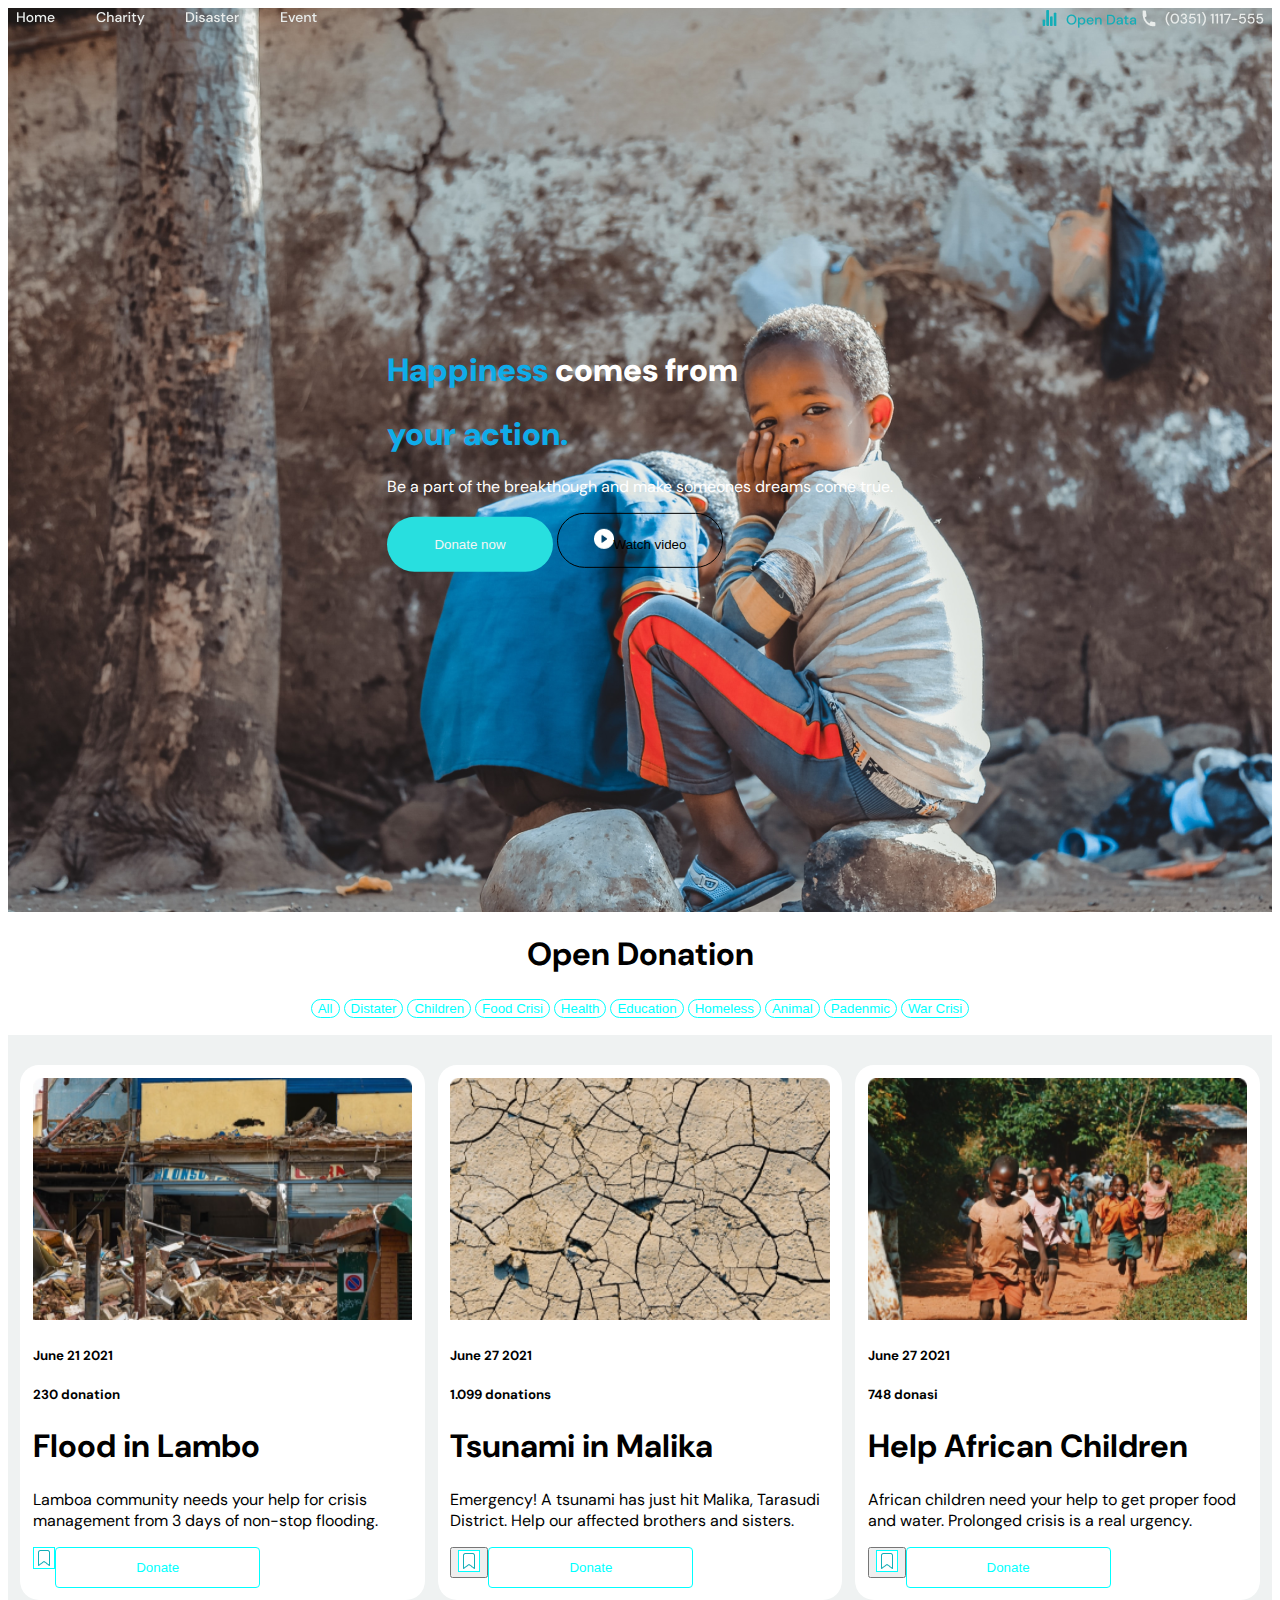
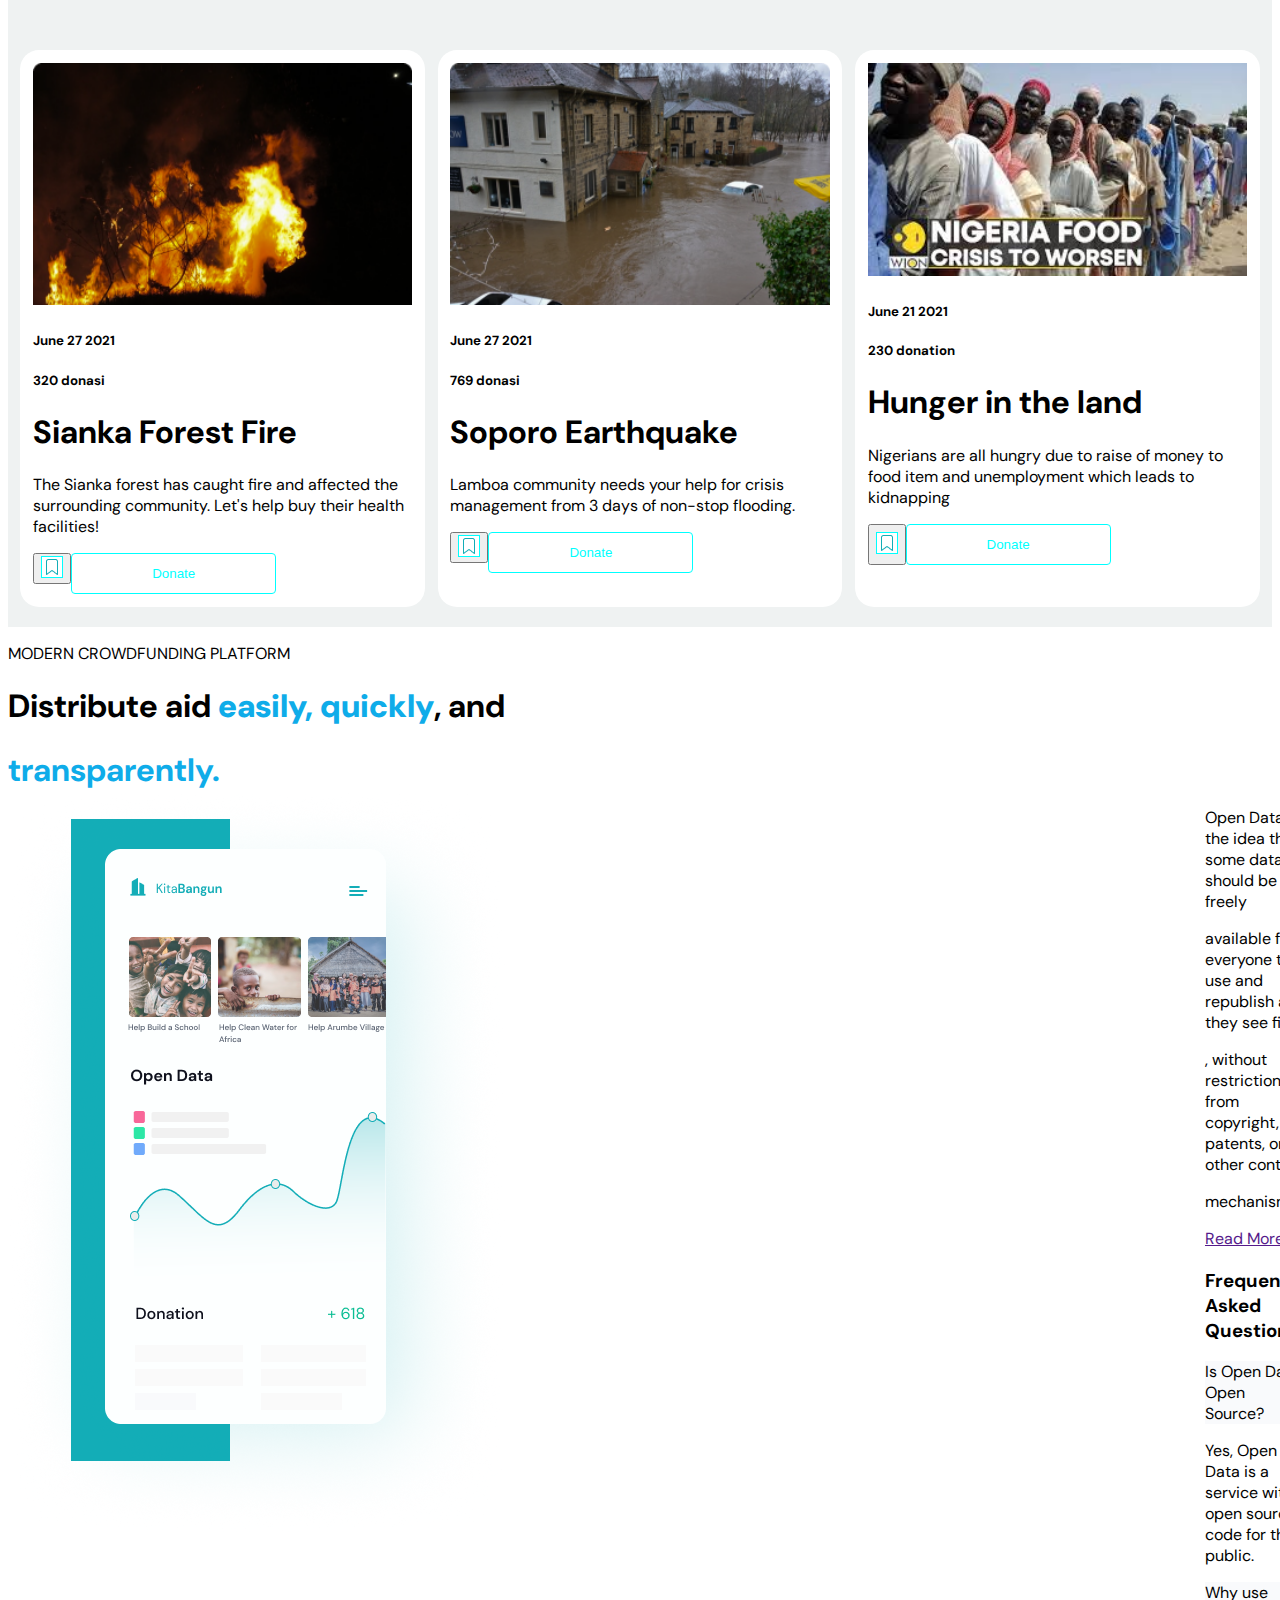
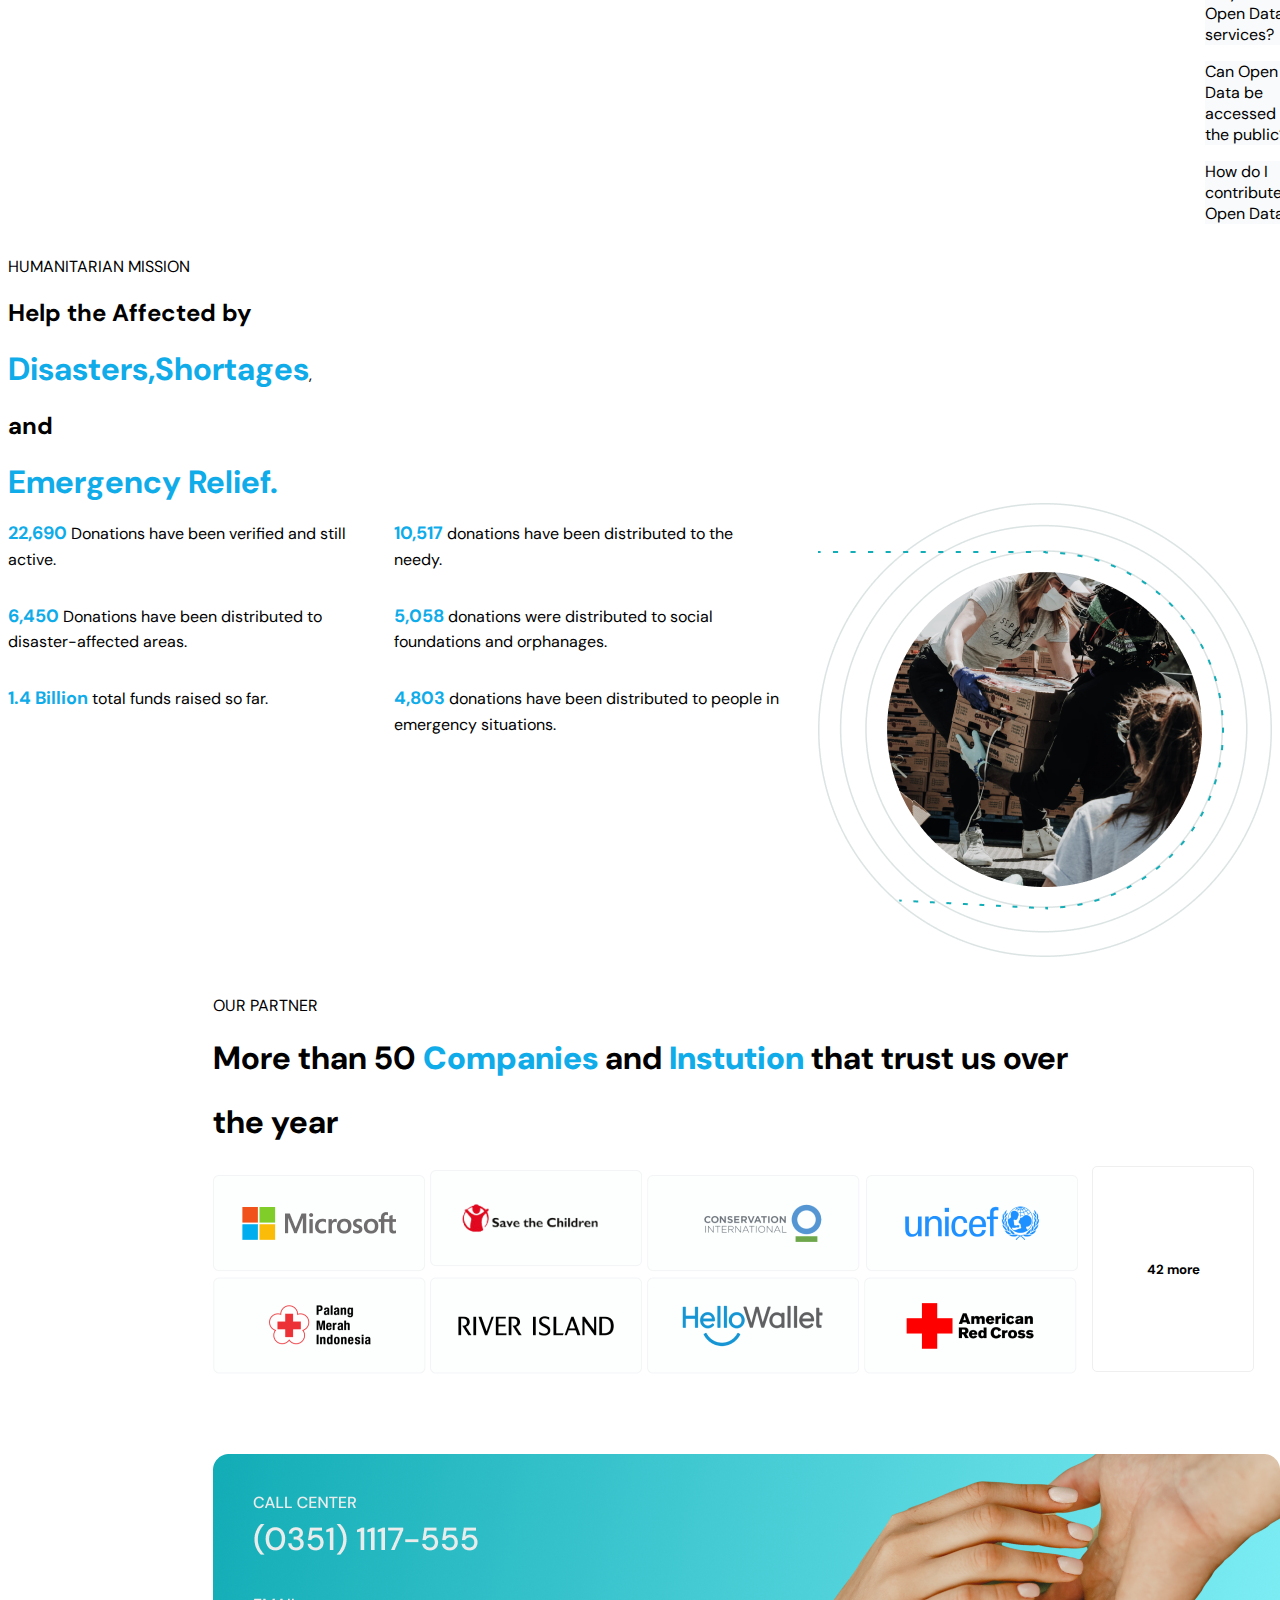
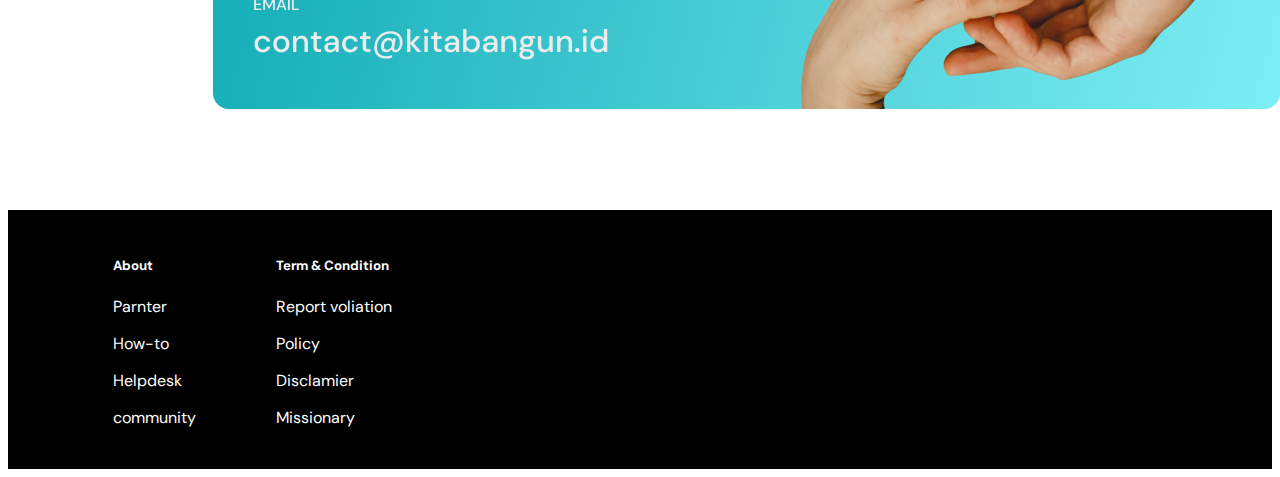
<file: index.html>
<!DOCTYPE html>
<html lang="en">

<head>
  <meta charset="UTF-8" />
  <meta name="viewport" content="width=device-width, initial-scale=1.0" />
  <title>Mirco-Donation Platform</title>
  <link rel="preconnect" href="https://fonts.googleapis.com">
<link rel="preconnect" href="https://fonts.gstatic.com" crossorigin>
<link href="https://fonts.googleapis.com/css2?family=DM+Sans:ital,opsz,wght@0,9..40,100..1000;1,9..40,100..1000&display=swap" rel="stylesheet">
  <link rel="stylesheet" href="donation.css" />
</head>

<body>
  <header>
    <div id="container">
    </div>

    <div id="landing-page">
      <div class="firstitem">
        <img src="images/Group 3.png" alt="">
      </div>
    </div>
    <div id="page">
      <div class="sixthitem">
        <img src="images/Group 35.png" alt="">
        <img src="images/Group 5.png" alt="">
      </div>
    </div>
   
    <div class="centered">
      <h1><span>Happiness</span> <span id="color">comes from</span></h1>
      <h1><span>your action.</span></h1>
      <p id="centered-text">
        Be a part of the breakthough and make someones dreams come true.
      </p>
     <a href="donate.html"><button id="donate-now">Donate now</button></a> 
      <button id="watch-video"><img src="images/Group.png" alt="playsign" id="playsign" />Watch video</button>
    </div>

    <section id="donation-continer">
      <h1 id="open-donation">Open Donation</h1>
      <div id="search"></div>
      <div id="click-here">
        <button id="all">All</button>
        <button id="distater">Distater</button>
        <button id="children">Children</button>
        <button id="food">Food Crisi</button>
        <button id="healthy">Health</button>
        <button id="education">Education</button>
        <button id="homeless">Homeless</button>
        <button id="animal">Animal</button>
        <button id="padenmic">Padenmic</button>
        <button id="war">War Crisi</button>
      </div>
    </section>

    <section id="donations">
      <div id="donations-images">
        <div class="donations-images-card">
          <img src="images/Rectangle 41 (1).png" alt="image" class="donations-images-card-pic">
          <div class="donations-images-card-words">
            <h5>June 21 2021</h5>
            <h5>230 donation</h5>
            <h1>Flood in Lambo</h1>
            <p>Lamboa community needs your help for crisis management from 3 days of non-stop flooding.</p>
          </div>
          <div class="donations-images-card-buttons">
            <div class="donations-images-card-button-one"><img src="images/fluent_bookmark-20-regular.png" alt="icon" id="icons" ></div>
     <a href="https://www.autoevolution.com/news/this-lambo-was-abandoned-in-the-flood-with-no-wheels-everyone-thought-they-were-stolen-233109.html"><button class="donations-images-card-button-two">Donate</button></a>    
          </div>
        </div>

        <div class="donations-images-card">
          <img src="images/Rectangle 42 (1).png" alt="" class="donations-images-card-pic">
          <div class="donations-images-card-words">
            <h5>June 27 2021</h5>
            <h5>1.099 donations</h5>
            <h1>Tsunami in Malika</h1>
            <p>Emergency! A tsunami has just hit Malika, Tarasudi District. Help our affected brothers and sisters.</p>
          </div>
          <div class="donations-images-card-buttons">
            <button class="donations-images-card-button-one"><img src="images/fluent_bookmark-20-regular.png" alt="icon" id="icons"></button>
           <a href="https://mauinow.com/2019/04/03/tsunami-awareness-month-malika-interviews-tsunami-expert-dr-dudley/"><button class="donations-images-card-button-two">Donate</button></a> 
          </div>
        </div>

        <div class="donations-images-card">
          <img src="images/Rectangle 42.png" alt="" class="donations-images-card-pic">
          <div class="donations-images-card-words">
            <h5>June 27 2021</h5>
            <h5>748 donasi</h5>
            <h1>Help African Children</h1>
            <p>African children need your help to get proper food and water. Prolonged crisis is a real urgency.</p>
          </div>
          <div class="donations-images-card-buttons">
            <button class="donations-images-card-button-one"><img src="images/fluent_bookmark-20-regular.png" alt="icon" id="icons"></button>
         <a href="https://www.savethechildren.org/us/where-we-work/africa"><button class="donations-images-card-button-two">Donate</button></a>   
          </div>
        </div>

        <div class="donations-images-card">
          <img src="images/Rectangle 43 (1).png" alt="" class="donations-images-card-pic">
          <div class="donations-images-card-words">
            <h5>June 27 2021</h5>
            <h5>320 donasi</h5>
            <h1>Sianka Forest Fire</h1>
            <p>The Sianka forest has caught fire and affected the surrounding community. Let's help buy their health facilities!</p>
          </div>
          <div class="donations-images-card-buttons">
            <button class="donations-images-card-button-one"><img src="images/fluent_bookmark-20-regular.png" alt="icon" id="icons"></button>
           <a href="https://www.cozumel4you.com/sian-kaan-forest-fire/"><button class="donations-images-card-button-two">Donate</button></a> 
          </div>
        </div>

        <div class="donations-images-card">
          <img src="images/Rectangle 43.png" alt="" class="donations-images-card-pic">
          <div class="donations-images-card-words">
            <h5>June 27 2021</h5>
            <h5>769 donasi</h5>
            <h1>Soporo Earthquake</h1>
            <p>Lamboa community needs your help for crisis management from 3 days of non-stop flooding.</p>
          </div>
          <div class="donations-images-card-buttons">
            <button class="donations-images-card-button-one">
              <img src="images/fluent_bookmark-20-regular.png" alt="icon" id="icons">
            </button>
          <a href="https://earthquaketrack.com/jp-12-sapporo/recent"><button class="donations-images-card-button-two">Donate</button></a>  
          </div>
        </div>

        <div class="donations-images-card">
          <img src="images/nigeriacrisi.jpg" alt="pic" class="donations-images-card-pic">
          <div class="donations-images-card-words">
            <h5>June 21 2021</h5>
            <h5>230 donation</h5>
            <h1>Hunger in the land</h1>
            <p>Nigerians are all hungry due to raise of money to food item and unemployment which leads to kidnapping</p>
          </div>
          <div class="donations-images-card-buttons">
            <button ><img src="images/fluent_bookmark-20-regular.png" alt="icon" id="icons"></button>
           <a href="https://reliefweb.int/report/nigeria/nigeria-food-security-outlook-june-2024-january-2025"> <button class="donations-images-card-button-two">Donate</button></a>
          </div>
        </div>
      </div>
    </section>
    <section id="crowd-funding-platform">
      <div id="crowd-funding-platform-text">
<p>MODERN CROWDFUNDING PLATFORM</p>
<h1>Distribute aid <span>easily, quickly</span>, and </h1>
  <span>transparently.</span>
      </div>
      <div id="end">
        <div id="crowd-funding-platform-image">
          <img src="images/Phone.png" alt="">
        </div>
        <div id="crowd-funding-platform-words">
          <p id="words">Open Data is the idea that some data should be freely </p>
            <p id="words">available for everyone to use and republish as they see fit</p>
              <p id="words">, without restrictions from copyright, patents, or other control</p> 
                <p id="words">mechanisms.</p>
                <a href="">Read More</a>
                <h3>Frequently Asked Question</h3>
                <p id="word-1">Is Open Data Open Source?</p>
                <p>Yes, Open Data is a service with open source code for the public.</p>
                <p id="word-1">Why use Open Data services?</p>
                <p id="word-1">Can Open Data be accessed by the public?</p>
                <p id="word-1">How do I contribute to Open Data?</p>
        </div>
      </div>
    </section>

    <section>
      <div id="humanitarian-mission-platform">
        <div id="humanitarian-mission-platform-text">
        <p>HUMANITARIAN MISSION</p>
        <h2>Help the Affected by </h2>
          <span>Disasters,Shortages</span>,<h2>and</h2> 
           <span>Emergency Relief.</span>
           <div id="humanitarian-mission-platform-words">
            <div id="word-2">
              <div class="word-3">
                <p><span id="num">22,690</span> Donations have been verified and still active.</p>
              <p><span id="num">6,450</span> Donations have been distributed to disaster-affected areas.</p>           
               <p><span id="num">1.4 Billion</span> total funds raised so far.</p>
              </div>
            
              <div class="word-3">
                <p><span id="num">10,517</span> donations have been distributed to the needy.</p>
                <p><span id="num">5,058</span> donations were distributed to social foundations and orphanages.</p>
                <p><span id="num">4,803</span> donations have been distributed to people in emergency situations.</p>
              </div>
            <div>
         <img src="images/Group 17.png" alt="image" id="kk">
          </div>
      </div>
    </div>
    </section>

    <section>
      <div id="our-parnter">
        <div id="our-parnter-words">
        <p>OUR PARTNER</p>
        <H1>More than 50 <span id="word-4">Companies</span> and <span id="word-4">Instution </span> that trust us over</H1>
        <h1>the year</h1>
      </div>
      <div id="our-parnter-flex">
      <div id="our-parnter-images">
        <img src="images/Group 19.png" alt="">
        <img src="images/Group 20.png" alt="">
        <img src="images/Group 21.png" alt="">
        <img src="images/Group 22.png" alt="">
        <img src="images/Group 53.png" alt="">
        <img src="images/Group 50.png" alt="">
        <img src="images/Group 51.png" alt="">
        <img src="images/Group 52.png" alt="">
      </div>
      <div id="our-parnter-images-words">
        <h5 id="wod">42 more</h5>
      </div>
      </div>
      <div id="our-parnter-images-1">
<img src="images/Group 49.png" alt="">
      </div>
    </div>
    </section>

    <section id="about-me">
      <div id="about-me-words">
        <div id="about-me-words-2">
          <h5>About</h5>
          <p>Parnter</p>
          <p>How-to</p>
          <p>Helpdesk</p>
          <p>community</p>
        </div>
        <div id="about-me-words-3">
          <h5>Term & Condition</h5>
          <p>Report voliation</p>
          <p>Policy</p>
          <p>Disclamier</p>
          <p>Missionary</p>
        </div>
        <div id="about-me-words-4">
<h5></h5>
        </div>
      </div>
    </section>
</body>

</html>
</file>
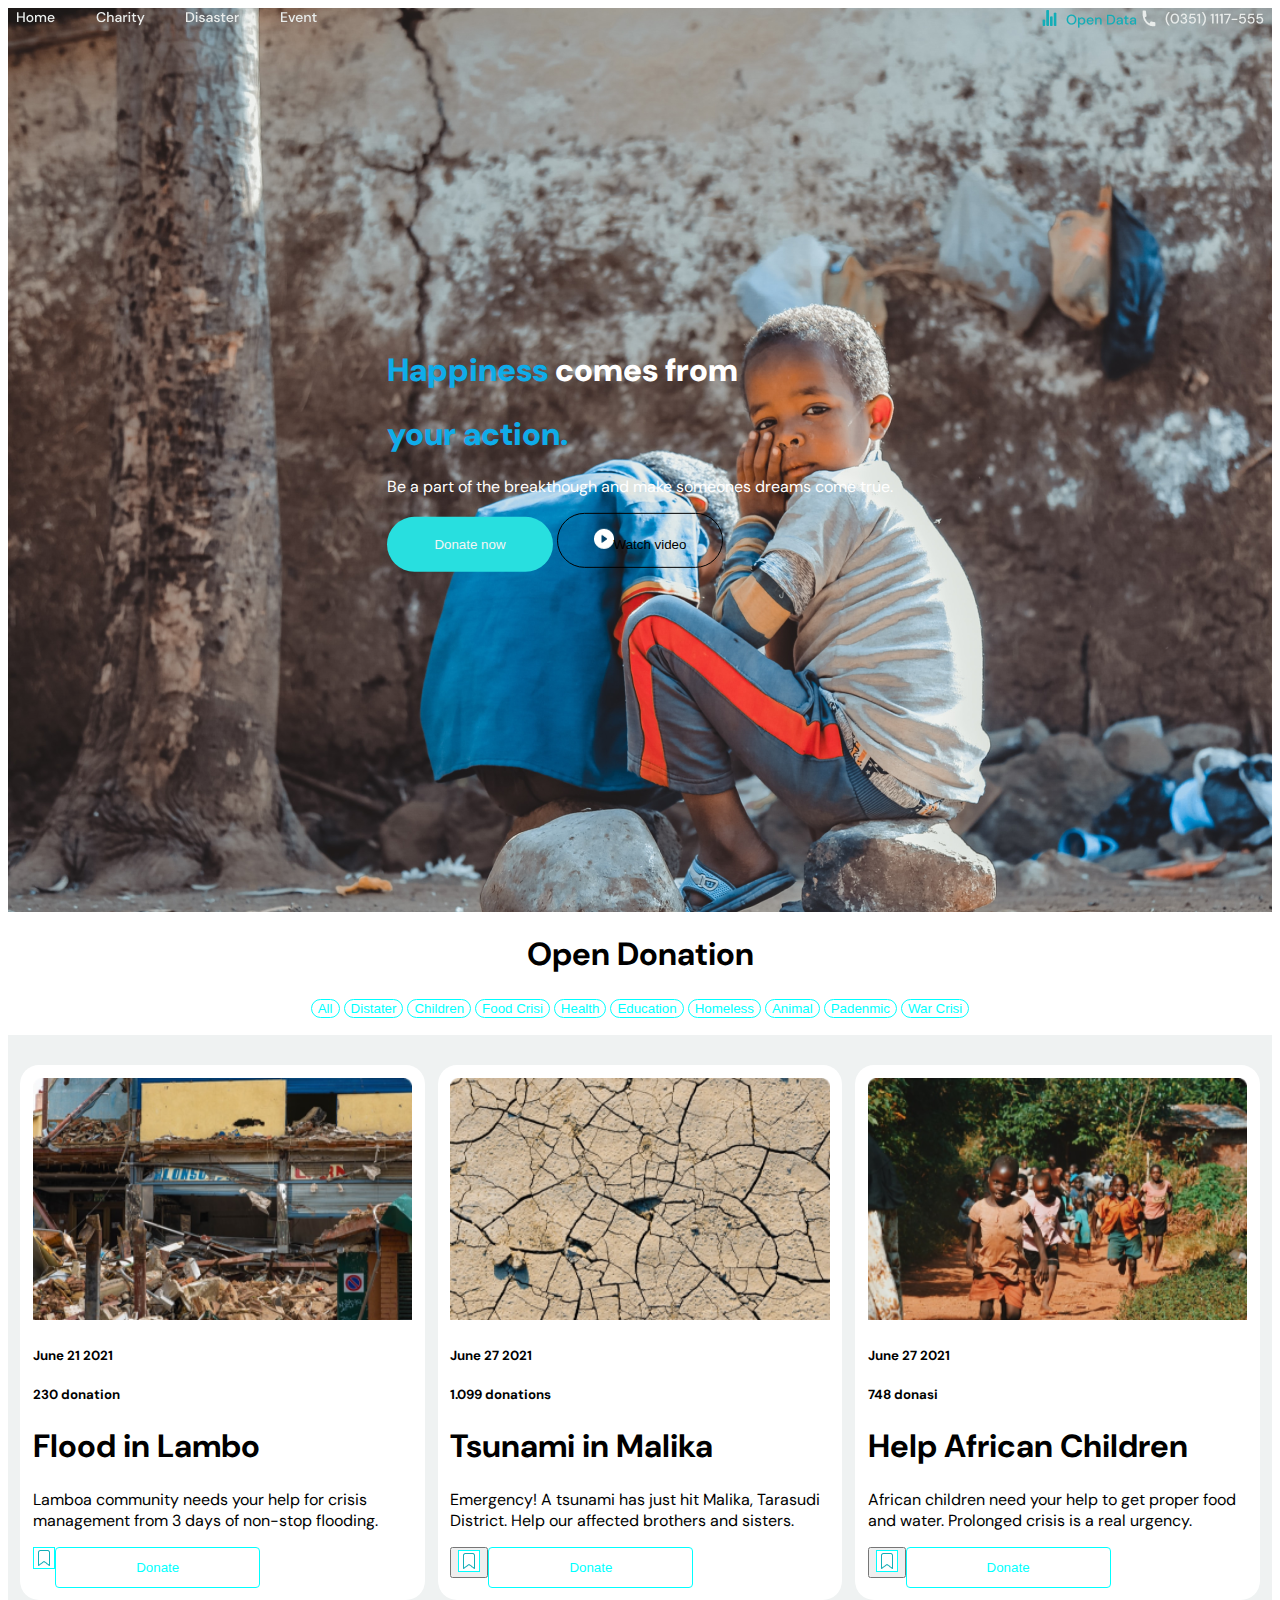
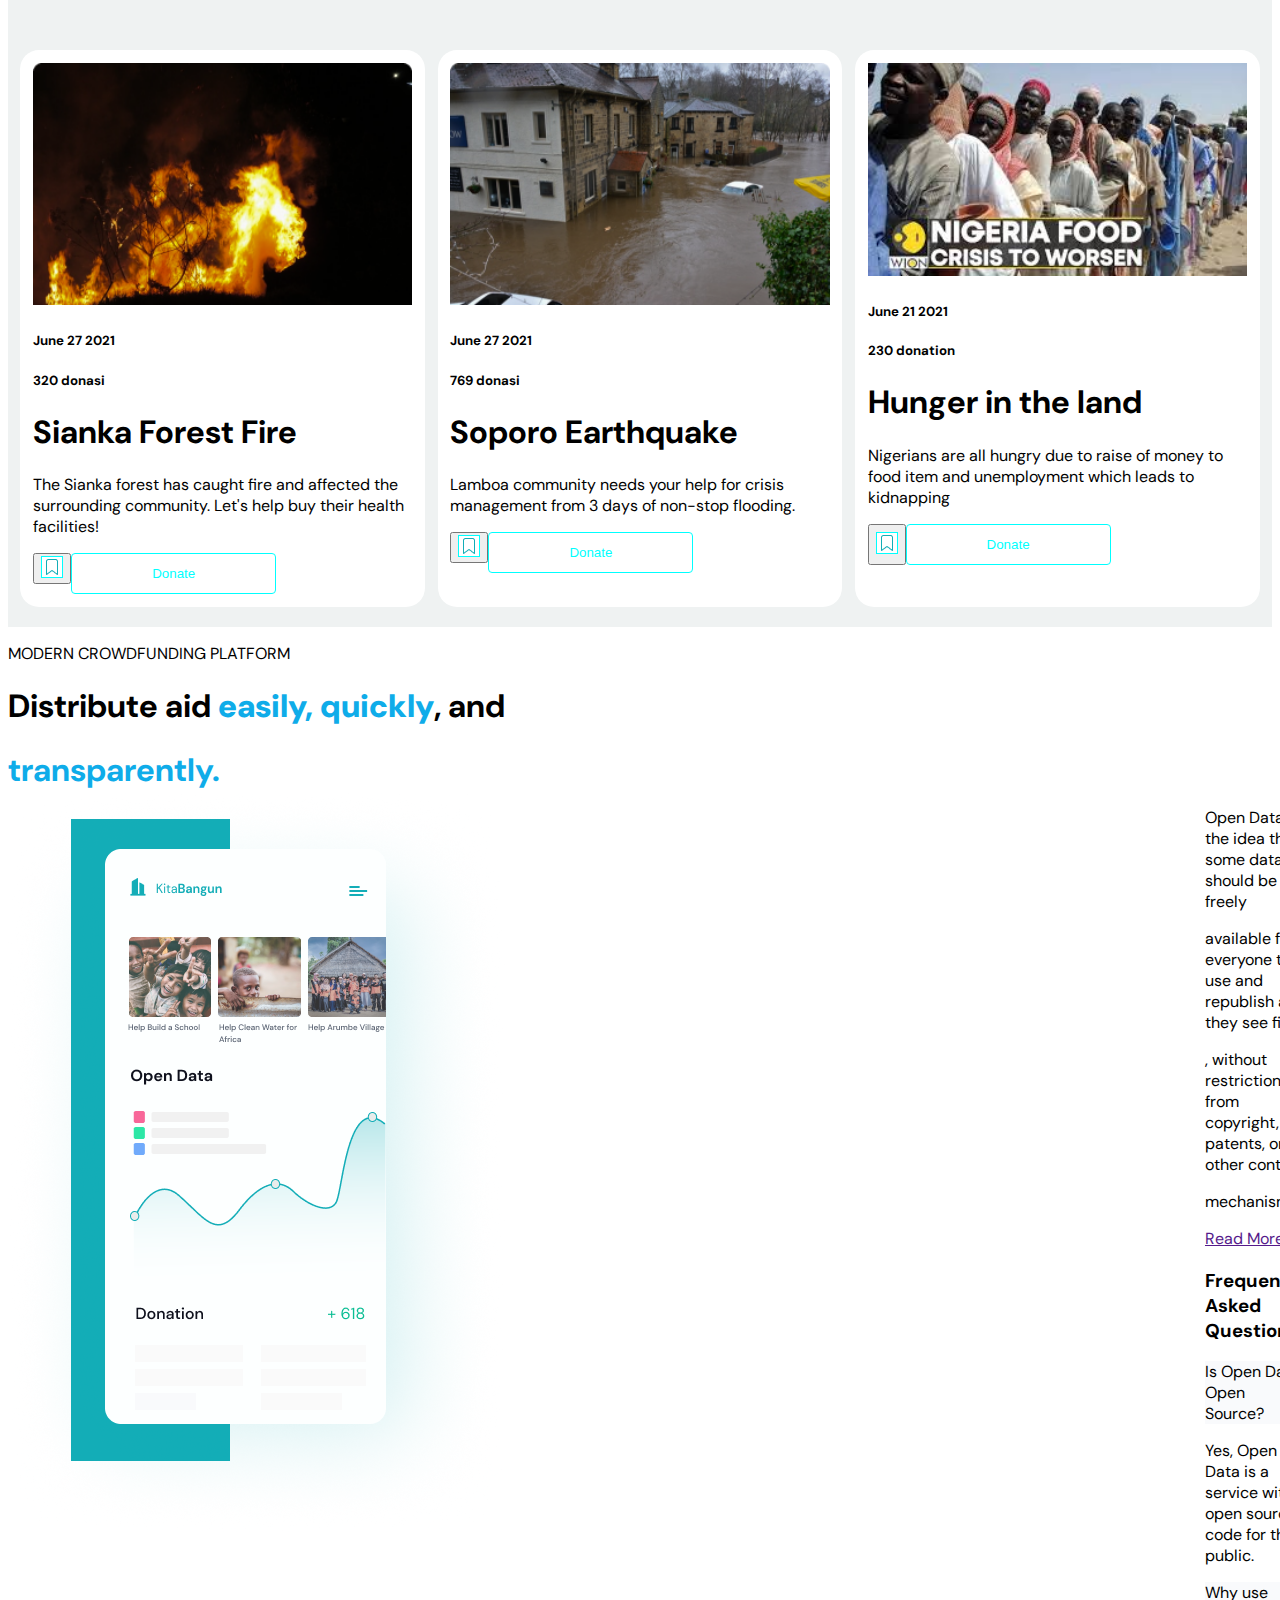
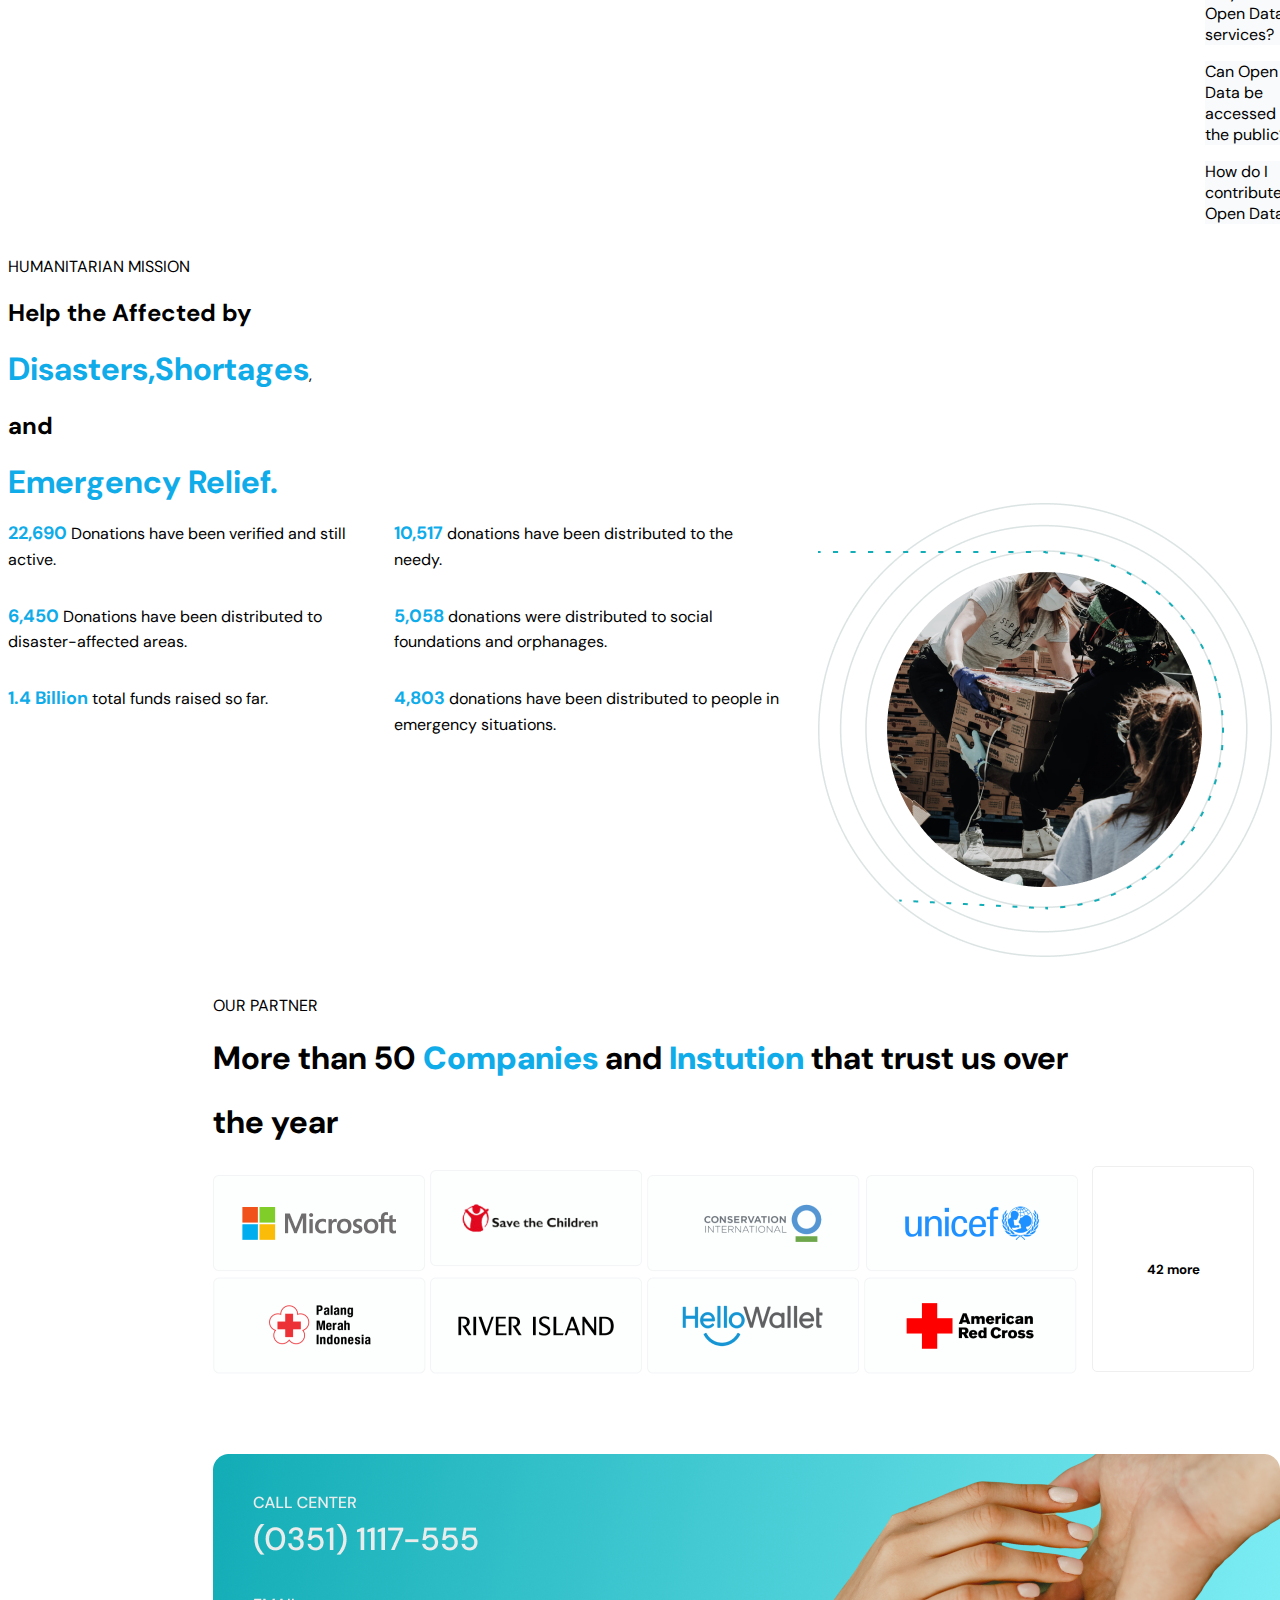
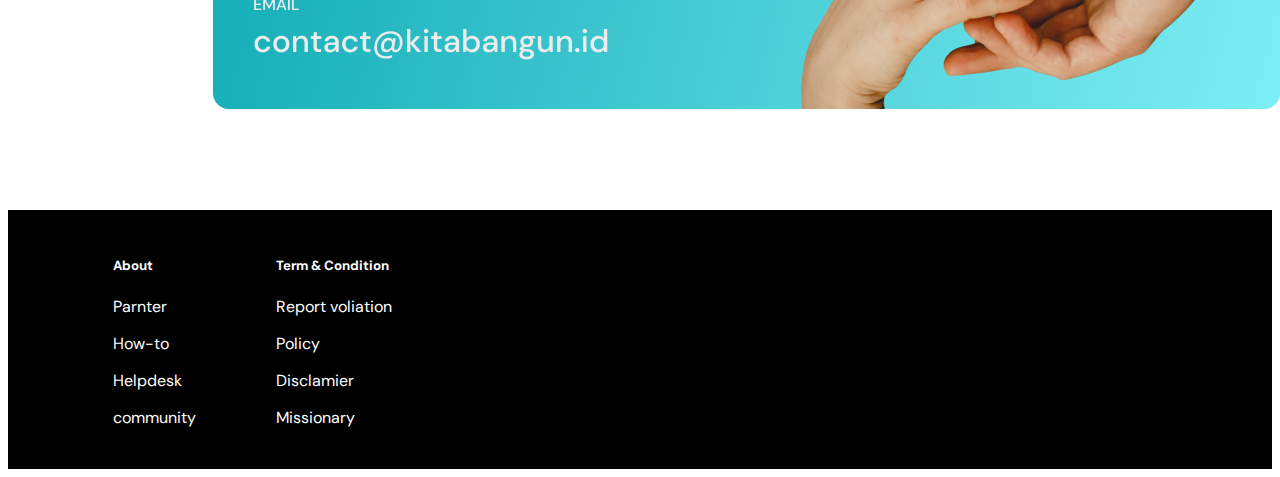
<file: donation.html>
<!DOCTYPE html>
<html lang="en">

<head>
  <meta charset="UTF-8" />
  <meta name="viewport" content="width=device-width, initial-scale=1.0" />
  <title>Mirco-Donation Platform</title>
  <link rel="preconnect" href="https://fonts.googleapis.com">
<link rel="preconnect" href="https://fonts.gstatic.com" crossorigin>
<link href="https://fonts.googleapis.com/css2?family=DM+Sans:ital,opsz,wght@0,9..40,100..1000;1,9..40,100..1000&display=swap" rel="stylesheet">
  <link rel="stylesheet" href="donation.css" />
</head>

<body>
  <header>
    <div id="container">
    </div>

    <div id="landing-page">
      <div class="firstitem">
        <img src="/images/Group 3.png" alt="">
      </div>
    </div>
    <div id="page">
      <div class="sixthitem">
        <img src="/images/Group 35.png" alt="">
        <img src="/images/Group 5.png" alt="">
      </div>
    </div>
    <div class="centered">
      <h1><span>Happiness</span> <span id="color">comes from</span></h1>
      <h1><span>your action.</span></h1>
      <p id="centered-text">
        Be a part of the breakthough and make someones dreams come true.
      </p>
      <button id="donate-now">Donate now</button>
      <button id="watch-video"><img src="/images/Group.png" alt="playsign" id="playsign" />Watch video</button>
    </div>

    <section id="donation-continer">
      <h1 id="open-donation">Open Donation</h1>
      <div id="search"></div>
      <div id="click-here">
        <button id="all">All</button>
        <button id="distater">Distater</button>
        <button id="children">Children</button>
        <button id="food">Food Crisi</button>
        <button id="healthy">Health</button>
        <button id="education">Education</button>
        <button id="homeless">Homeless</button>
        <button id="animal">Animal</button>
        <button id="padenmic">Padenmic</button>
        <button id="war">War Crisi</button>
      </div>
    </section>

    <section id="donations">
      <div id="donations-images">
        <div class="donations-images-card">
          <img src="/images/Rectangle 41 (1).png" alt="image" class="donations-images-card-pic">
          <div class="donations-images-card-words">
            <h5>June 21 2021</h5>
            <h5>230 donation</h5>
            <h1>Flood in Lambo</h1>
            <p>Lamboa community needs your help for crisis management from 3 days of non-stop flooding.</p>
          </div>
          <div class="donations-images-card-buttons">
            <div class="donations-images-card-button-one"><img src="/images/fluent_bookmark-20-regular.png" alt="icon" id="icons" ></div>
            <button class="donations-images-card-button-two">Donate</button>
          </div>
        </div>

        <div class="donations-images-card">
          <img src="/images/Rectangle 42 (1).png" alt="" class="donations-images-card-pic">
          <div class="donations-images-card-words">
            <h5>June 27 2021</h5>
            <h5>1.099 donations</h5>
            <h1>Tsunami in Malika</h1>
            <p>Emergency! A tsunami has just hit Malika, Tarasudi District. Help our affected brothers and sisters.</p>
          </div>
          <div class="donations-images-card-buttons">
            <button class="donations-images-card-button-one"><img src="/images/fluent_bookmark-20-regular.png" alt="icon" id="icons"></button>
            <button class="donations-images-card-button-two">Donate</button>
          </div>
        </div>

        <div class="donations-images-card">
          <img src="/images/Rectangle 42.png" alt="" class="donations-images-card-pic">
          <div class="donations-images-card-words">
            <h5>June 27 2021</h5>
            <h5>748 donasi</h5>
            <h1>Help African Children</h1>
            <p>African children need your help to get proper food and water. Prolonged crisis is a real urgency.</p>
          </div>
          <div class="donations-images-card-buttons">
            <button class="donations-images-card-button-one"><img src="/images/fluent_bookmark-20-regular.png" alt="icon" id="icons"></button>
            <button class="donations-images-card-button-two">Donate</button>
          </div>
        </div>

        <div class="donations-images-card">
          <img src="/images/Rectangle 43 (1).png" alt="" class="donations-images-card-pic">
          <div class="donations-images-card-words">
            <h5>June 27 2021</h5>
            <h5>320 donasi</h5>
            <h1>Sianka Forest Fire</h1>
            <p>The Sianka forest has caught fire and affected the surrounding community. Let's help buy their health facilities!</p>
          </div>
          <div class="donations-images-card-buttons">
            <button class="donations-images-card-button-one"><img src="/images/fluent_bookmark-20-regular.png" alt="icon" id="icons"></button>
            <button class="donations-images-card-button-two">Donate</button>
          </div>
        </div>

        <div class="donations-images-card">
          <img src="/images/Rectangle 43.png" alt="" class="donations-images-card-pic">
          <div class="donations-images-card-words">
            <h5>June 27 2021</h5>
            <h5>769 donasi</h5>
            <h1>Soporo Earthquake</h1>
            <p>Lamboa community needs your help for crisis management from 3 days of non-stop flooding.</p>
          </div>
          <div class="donations-images-card-buttons">
            <button class="donations-images-card-button-one">
              <img src="/images/fluent_bookmark-20-regular.png" alt="icon" id="icons">
            </button>
            <button class="donations-images-card-button-two">Donate</button>
          </div>
        </div>

        <div class="donations-images-card">
          <img src="/images/nigeriacrisi.jpg" alt="pic" class="donations-images-card-pic">
          <div class="donations-images-card-words">
            <h5>June 21 2021</h5>
            <h5>230 donation</h5>
            <h1>Hunger in the land</h1>
            <p>Nigerians are all hungry due to raise of money to food item and unemployment which leads to kidnapping</p>
          </div>
          <div class="donations-images-card-buttons">
            <button ><img src="/images/fluent_bookmark-20-regular.png" alt="icon" id="icons"></button>
            <button class="donations-images-card-button-two">Donate</button>
          </div>
        </div>
      </div>
    </section>
    <section id="crowd-funding-platform">
      <div id="crowd-funding-platform-text">
<p>MODERN CROWDFUNDING PLATFORM</p>
<h1>Distribute aid <span>easily, quickly</span>, and </h1>
  <span>transparently.</span>
      </div>
      <div id="end">
        <div id="crowd-funding-platform-image">
          <img src="/images/Phone.png" alt="">
        </div>
        <div id="crowd-funding-platform-words">
          <p id="words">Open Data is the idea that some data should be freely </p>
            <p id="words">available for everyone to use and republish as they see fit</p>
              <p id="words">, without restrictions from copyright, patents, or other control</p> 
                <p id="words">mechanisms.</p>
                <a href="">Read More</a>
                <h3>Frequently Asked Question</h3>
                <p id="word-1">Is Open Data Open Source?</p>
                <p>Yes, Open Data is a service with open source code for the public.</p>
                <p id="word-1">Why use Open Data services?</p>
                <p id="word-1">Can Open Data be accessed by the public?</p>
                <p id="word-1">How do I contribute to Open Data?</p>
        </div>
      </div>
    </section>

    <section>
      <div id="humanitarian-mission-platform">
        <div id="humanitarian-mission-platform-text">
        <p>HUMANITARIAN MISSION</p>
        <h2>Help the Affected by </h2>
          <span>Disasters,Shortages</span>,<h2>and</h2> 
           <span>Emergency Relief.</span>
           <div id="humanitarian-mission-platform-words">
            <div id="word-2">
              <div class="word-3">
                <p><span id="num">22,690</span> Donations have been verified and still active.</p>
              <p><span id="num">6,450</span> Donations have been distributed to disaster-affected areas.</p>           
               <p><span id="num">1.4 Billion</span> total funds raised so far.</p>
              </div>
            
              <div class="word-3">
                <p><span id="num">10,517</span> donations have been distributed to the needy.</p>
                <p><span id="num">5,058</span> donations were distributed to social foundations and orphanages.</p>
                <p><span id="num">4,803</span> donations have been distributed to people in emergency situations.</p>
              </div>
            <div>
         <img src="/images/Group 17.png" alt="image" id="kk">
          </div>
      </div>
    </div>
    </section>

    <section>
      <div id="our-parnter">
        <div id="our-parnter-words">
        <p>OUR PARTNER</p>
        <H1>More than 50 <span id="word-4">Companies</span> and <span id="word-4">Instution </span> that trust us over</H1>
        <h1>the year</h1>
      </div>
      <div id="our-parnter-flex">
      <div id="our-parnter-images">
        <img src="/images/Group 19.png" alt="">
        <img src="/images/Group 20.png" alt="">
        <img src="/images/Group 21.png" alt="">
        <img src="/images/Group 22.png" alt="">
        <img src="/images/Group 53.png" alt="">
        <img src="/images/Group 50.png" alt="">
        <img src="/images/Group 51.png" alt="">
        <img src="/images/Group 52.png" alt="">
      </div>
      <div id="our-parnter-images-words">
        <h5 id="wod">42 more</h5>
      </div>
      </div>
      <div id="our-parnter-images-1">
<img src="/images/Group 49.png" alt="">
      </div>
    </div>
    </section>

    <section id="about-me">
      <div id="about-me-words">
        <div id="about-me-words-2">
          <h5>About</h5>
          <p>Parnter</p>
          <p>How-to</p>
          <p>Helpdesk</p>
          <p>community</p>
        </div>
        <div id="about-me-words-3">
          <h5>Term & Condition</h5>
          <p>Report voliation</p>
          <p>Policy</p>
          <p>Disclamier</p>
          <p>Missionary</p>
        </div>
        <div id="about-me-words-4">
<h5></h5>
        </div>
      </div>
    </section>
</body>

</html>
</file>
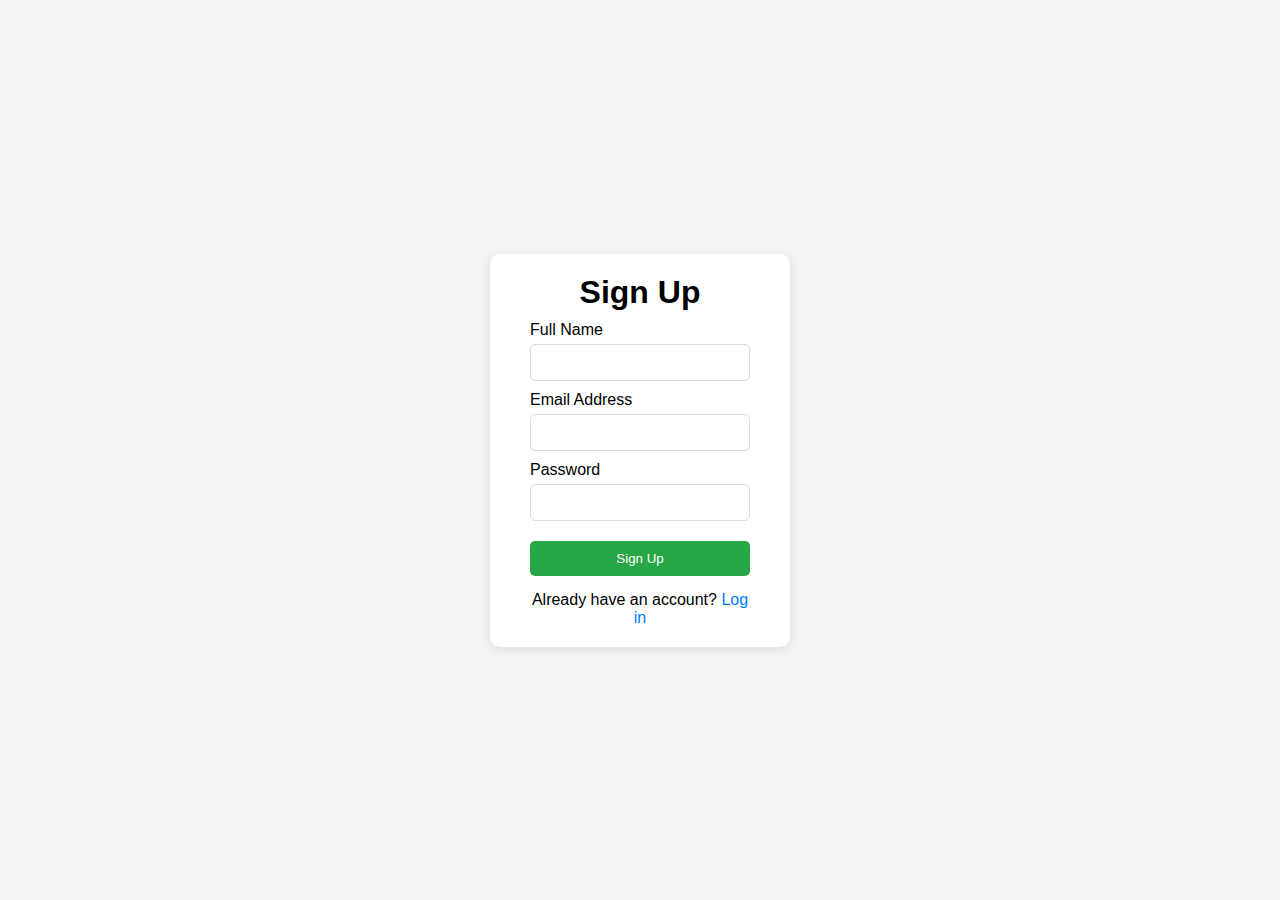
<file: signup.html>
<!DOCTYPE html>
<html lang="en">
<head>
    <meta charset="UTF-8">
    <meta name="viewport" content="width=device-width, initial-scale=1.0">
    <title>signup form</title>
    <link rel="stylesheet" href="signup.css">
</head>
<body>
    <div class="signup-container">
        <h1>Sign Up</h1>
        <form action="#" method="post" class="signup-form">
            <label for="name">Full Name</label>
            <input type="text" id="name" name="name" required>

            <label for="email">Email Address</label>
            <input type="email" id="email" name="email" required>

            <label for="password">Password</label>
            <input type="password" id="password" name="password" required>

            <button type="submit">Sign Up</button>
        </form>
        <p>Already have an account? <a href="#">Log in</a></p>
    </div>
</body>
</html>
</file>
<file: donation.css>
body {
  font-family: "DM Sans", sans-serif;
}

.centered {
  position: absolute;
  top: 50%;
  left: 50%;
  transform: translate(-50%, -50%);
}

.sixthitem {
  position: absolute;
  top: 8px;
  right: 16px;
  gap: 300px;
  align-items: center;
  gap: 40px;
}

.firstitem {
  position: absolute;
  top: 8px;
  left: 16px;
  gap: 10px;
  flex-direction: column;
}

span {
  color: rgb(15, 172, 233);
  font-size: xx-large;
  font-weight: bolder;
}

#container {
  background-image: url("images/bg.png");
  width: 2000;
  height: 904px;
}

#centered-text {
  color: white;
}

#landind-page {
  display: flex;
  align-items: center;
  justify-content: space-between;
  margin-left: 100px;
  margin-right: 100px;
}

ul {
  display: flex;
  width: Hug(1, 241px);
  height: Hug(25px);
  top: 31px;
  left: 100px;
  gap: 60px;
  opacity: 0px;
  justify-content: center;
  list-style-type: none;
  padding: 46px;
  padding-right: 10px;
}

#color {
  color: white;
}

br {
  gap: 30px;
}

#donate-now {
  width: 166px;
  height: 55px;
  padding: 16px 32px 16px 32px;
  gap: 10px;
  border: none;
  border-radius: 45px;
  opacity: 0px;
  background-color: rgb(40, 223, 223);
  color: whitesmoke;
}

#watch-video {
  width: 166px;
  height: 55px;
  border-radius: 45px;
  border: 1px solid black;
  background-color: transparent;
}

#open-donation {
  text-align: center;
}

#click-here {
  width: 1, 030px;
  height: 38px;
  top: 1166px;
  left: 204px;
  gap: 10px;
  opacity: 0px;
  text-align: center;
}

#all {
  border-radius: 32px;
  border: 1px solid aqua;
  background-color: white;
  color: aqua;
}

#distater {
  border-radius: 32px;
  border: 1px solid aqua;
  background-color: white;
  color: aqua;
}

#children {
  border-radius: 32px;
  border: 1px solid aqua;
  background-color: white;
  color: aqua;
}

#food {
  border-radius: 32px;
  border: 1px solid aqua;
  background-color: white;
  color: aqua;
}

#healthy {
  border-radius: 32px;
  border: 1px solid aqua;
  background-color: white;
  color: aqua;
}

#education {
  border-radius: 32px;
  border: 1px solid aqua;
  background-color: white;
  color: aqua;
}

#homeless {
  border-radius: 32px;
  border: 1px solid aqua;
  background-color: white;
  color: aqua;
}

#animal {
  border-radius: 32px;
  border: 1px solid aqua;
  background-color: white;
  color: aqua;
}

#padenmic {
  border-radius: 32px;
  border: 1px solid aqua;
  background-color: white;
  color: aqua;
}

#war {
  border-radius: 32px;
  border: 1px solid aqua;
  background-color: white;
  color: aqua;
}

#icons {
  border: 1px solid aqua;
  background-color: white;
  color: aqua;
}

#donations-images {
  display: flex;
  flex-wrap: wrap;
  background-color: #eff2f2;
  justify-content: space-evenly;
}

.donations-images-card {
  width: 30%;
  background-color: white;
  border-radius: 1.2rem;
  padding: 0.8rem;
  margin: 30px 0 20px;
}

.donations-images-card-pic {
  object-fit: cover;
  width: 100%;
}

.donations-images-card-buttons {
  display: flex;
}

.donations-images-card-button-one {
  height: 100%;
}

.donations-images-card-button-two {
  width: Hug (237px) px;
  height: Hug (42px) px;
  top: 1646px;
  left: 258px;
  padding: 12px 80px 12px 80px;
  gap: 10px;
  border-radius: 4px;
  border: 1px 0px 0px 0px;
  opacity: 0px;
  text-align: center;
  border: 1px solid aqua;
  background-color: white;
  color: aqua;
}

#number {
  width: 32px;
  height: 32px;
  top: 2226px;
  left: 259px;
  gap: 0px;
  border-radius: 23px 0px 0px 0px;
  opacity: 0px;
}

#nos {
  display: flex;
  width: 307px;
  height: 32px;
  top: 2226px;
  left: 185px;
  gap: 0px;
  opacity: 0px;
  color: aqua;
}

#words {
  display: flex;
}
#end {
  display: flex;
  gap: 700px;
}

#word-1 {
  background-color: #f9fafc;
}

#num {
  font-family: DM Sans;
  font-size: 18px;
  font-weight: 700;
  line-height: 29.7px;
  text-align: left;
}

#word-2 {
  display: flex;
  column-gap: 36px;
}

.word-3 {
  display: flex;
  flex-direction: column;
}

#kk {
  align-items: center;
}

#humantarian-mission-platform-words {
  padding: 50px;
}

#our-parnter {
  /* width: 960px;
height: 90px;
top: 4135px;
left: 205px;
gap: 0px;
opacity: 0px; */
  width: 1051px;
  height: 415px;
  top: 4105px;
  left: 205px;
}
#our-parnter-images {
  width: 879.12px;
  height: 209.96px;
}

#our-parnter {
  margin-left: 205px;
}

#our-parnter-images-words {
  border: 1px solid rgb(240, 239, 239);
  /* background-color:wheat  ;
  width: 160px;
  height: 204px;
  top: 4316px;
  left: 1096px;
  gap: 0px;
  border-radius: 5px ;
  opacity: 0px; */

  display: flex;
  justify-content: center;
  align-items: center;
  height: 204px;
  width: 160px;
  border-radius: 5px;
}

#our-parnter-flex {
  display: flex;
  align-items: center;
  height: 209.96px;
}

#our-parnter-images-1 {
  align-items: center;
  margin-top: 80px;
}

#about-me {
  background-color: black;
  margin-top: 400px;
  padding: 25px;
}

#about-me-words {
  display: flex;
}

#about-me-words-3 {
  color: white;
  margin-left: 80px;
}

#about-me-words-2 {
  color: white;
  margin-left:80px ;
}
</file>
<file: signup.css>
* {
    margin: 0;
    padding: 0;
    box-sizing: border-box;
}

body {
    font-family: Arial, sans-serif;
    background-color: #f4f4f4;
    display: flex;
    justify-content: center;
    align-items: center;
    height: 100vh;
}


.signup-container {
    background-color: white;
    padding: 20px 40px;
    border-radius: 10px;
    box-shadow: 0 2px 10px rgba(0, 0, 0, 0.1);
    width: 300px;
    text-align: center;
}

.signup-form {
    display: flex;
    flex-direction: column;
}

.signup-form label {
    margin-top: 10px;
    text-align: left;
}

.signup-form input {
    padding: 10px;
    margin-top: 5px;
    border: 1px solid #ddd;
    border-radius: 5px;
}

.signup-form button {
    margin-top: 20px;
    padding: 10px;
    background-color: #28a745;
    color: white;
    border: none;
    border-radius: 5px;
    cursor: pointer;
}

.signup-form button:hover {
    background-color: #218838;
}

.signup-container p {
    margin-top: 15px;
}

.signup-container a {
    color: #007bff;
    text-decoration: none;
}

.signup-container a:hover {
    text-decoration: underline;
}
</file>
